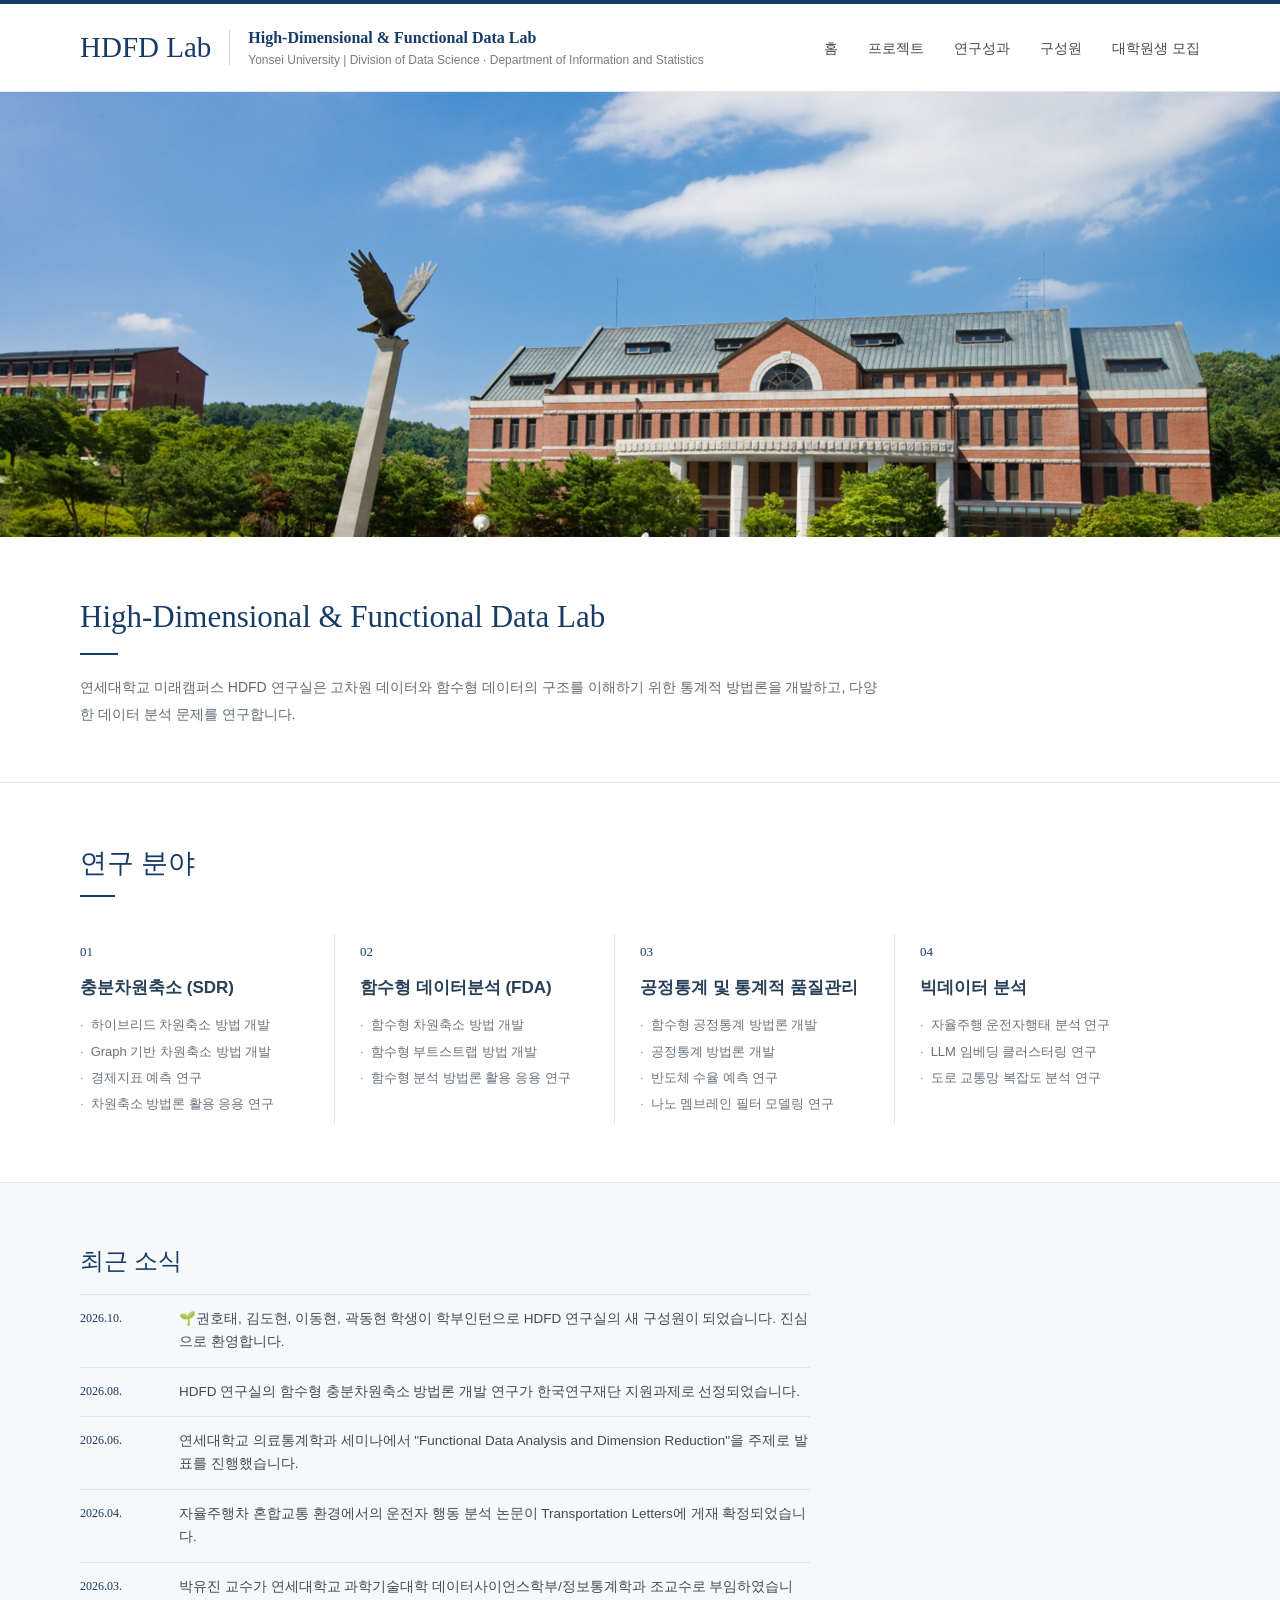
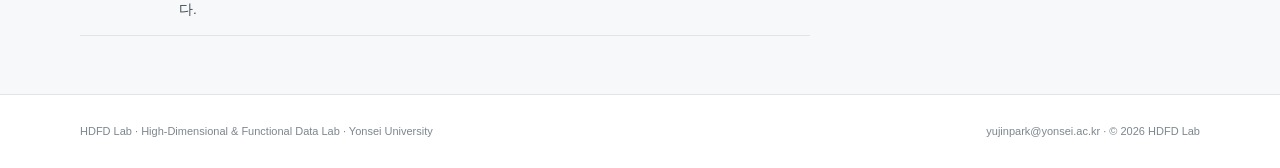
<file: index.html>
<!DOCTYPE html>
<html lang="ko">
<head>
<meta charset="UTF-8">
<meta name="viewport" content="width=device-width, initial-scale=1.0">
<title>HDFD Lab | High-Dimensional & Functional Data Lab</title>
<meta name="description" content="HDFD Lab, Yonsei University Division of Data Science · Department of Information and Statistics">
<link rel="icon" href="data:image/svg+xml,%3Csvg xmlns='http://www.w3.org/2000/svg' viewBox='0 0 64 64'%3E%3Crect width='64' height='64' fill='%23173b67'/%3E%3Ctext x='32' y='41' font-family='Georgia,serif' font-size='24' fill='white' text-anchor='middle'%3EHF%3C/text%3E%3C/svg%3E">
  
<script async src="https://www.googletagmanager.com/gtag/js?id=G-N3XYQPV3VK"></script>
<script>
  window.dataLayer = window.dataLayer || [];
  function gtag(){dataLayer.push(arguments);}
  gtag('js', new Date());
  gtag('config', 'G-N3XYQPV3VK');
</script>
  
<link rel="stylesheet" href="css/style.css">
</head>
<body>
<div class="topline"></div>

<header>
  <div class="container header-inner">
    <a class="brand" href="#home">
      <div class="brand-name">HDFD Lab</div>
      <div class="brand-divider"></div>
      <div class="brand-detail">
        <div class="main">High-Dimensional &amp; Functional Data Lab</div>
        <div class="sub">Yonsei University | Division of Data Science · Department of Information and Statistics</div>
      </div>
    </a>
    <nav id="siteNav">
      <a href="#home">홈</a>
      <a href="projects.html">프로젝트</a>
      <a href="publications.html">연구성과</a>
      <a href="people.html">구성원</a>
      <a href="join.html">대학원생 모집</a>
    </nav>
    <button class="navToggle" id="navToggle" aria-label="메뉴 열기" aria-expanded="false" aria-controls="siteNav">
      <span></span><span></span><span></span>
    </button>
  </div>
</header>

<main id="home">
  <div class="hero-image">
    <img src="campus.png" alt="Yonsei University campus">
  </div>

  <section class="intro">
    <div class="container">
      <h1>High-Dimensional &amp; Functional Data Lab</h1>
      <div class="rule"></div>
      <p>
        연세대학교 미래캠퍼스 HDFD 연구실은 고차원 데이터와 함수형 데이터의 구조를 이해하기 위한 통계적 방법론을 개발하고,
        다양한 데이터 분석 문제를 연구합니다.
      </p>
    </div>
  </section>

  <section id="research">
    <div class="container">
      <div class="section-head">
        <h2>연구 분야</h2>
        <div class="small-rule"></div>
      </div>
      <div class="research-grid">
        <article class="research">
          <div class="num">01</div>
          <h3>충분차원축소 (SDR)</h3>
          <ul>
            <li>하이브리드 차원축소 방법 개발</li>
            <li>Graph 기반 차원축소 방법 개발</li>
            <li>경제지표 예측 연구</li>
            <li>차원축소 방법론 활용 응용 연구</li>
          </ul>
        </article>
        <article class="research">
          <div class="num">02</div>
          <h3>함수형 데이터분석 (FDA)</h3>
          <ul>
            <li>함수형 차원축소 방법 개발</li>
            <li>함수형 부트스트랩 방법 개발</li>
        
            <li>함수형 분석 방법론 활용 응용 연구</li>
          </ul>
        </article>
        <article class="research">
          <div class="num">03</div>
          <h3>공정통계 및 통계적 품질관리</h3>
          <ul>
            <li>함수형 공정통계 방법론 개발</li>
            <li>공정통계 방법론 개발</li>
            <li>반도체 수율 예측 연구</li>
            <li>나노 멤브레인 필터 모델링 연구</li>
          </ul>
        </article>
        <article class="research">
          <div class="num">04</div>
          <h3>빅데이터 분석</h3>
          <ul>
            <li>자율주행 운전자행태 분석 연구</li>
            <li>LLM 임베딩 클러스터링 연구</li>
            <li>도로 교통망 복잡도 분석 연구</li>
          </ul>
        </article>
      </div>
    </div>
  </section>

  <section id="news" class="featured">
    <div class="container">
      <div class="list-head">
        <h2>최근 소식</h2>
      </div>
      <div class="news" style="max-width:730px">
        <div class="news-row"><div class="date">2026.10.</div><div class="text">&#x1F331;권호태, 김도현, 이동현, 곽동현 학생이 학부인턴으로 HDFD 연구실의 새 구성원이 되었습니다. 진심으로 환영합니다.</div></div>
        <div class="news-row"><div class="date">2026.08.</div><div class="text">HDFD 연구실의 함수형 충분차원축소 방법론 개발 연구가 한국연구재단 지원과제로 선정되었습니다.</div></div>
        <div class="news-row"><div class="date">2026.06.</div><div class="text">연세대학교 의료통계학과 세미나에서 "Functional Data Analysis and Dimension Reduction"을 주제로 발표를 진행했습니다.</div></div>
        <div class="news-row"><div class="date">2026.04.</div><div class="text">자율주행차 혼합교통 환경에서의 운전자 행동 분석 논문이 Transportation Letters에 게재 확정되었습니다.</div></div>
        <div class="news-row"><div class="date">2026.03.</div><div class="text">박유진 교수가 연세대학교 과학기술대학 데이터사이언스학부/정보통계학과 조교수로 부임하였습니다.</div></div>

      </div>
    </div>
  </section>
</main>

<footer>
  <div class="container footer">
    <div>HDFD Lab · High-Dimensional &amp; Functional Data Lab · Yonsei University</div>
    <div><a href="mailto:yujinpark@yonsei.ac.kr">yujinpark@yonsei.ac.kr</a> · © 2026 HDFD Lab</div>
  </div>
</footer>

<script>
(function(){
  var toggle = document.getElementById('navToggle');
  var nav = document.getElementById('siteNav');
  toggle.addEventListener('click', function(){
    var open = nav.classList.toggle('open');
    toggle.setAttribute('aria-expanded', open ? 'true' : 'false');
  });
  nav.querySelectorAll('a').forEach(function(a){
    a.addEventListener('click', function(){
      nav.classList.remove('open');
      toggle.setAttribute('aria-expanded','false');
    });
  });

  var sections = Array.from(document.querySelectorAll('main section[id]'));
  var links = Array.from(nav.querySelectorAll('a'));
  var spy = new IntersectionObserver(function(entries){
    entries.forEach(function(e){
      if(e.isIntersecting){
        links.forEach(function(a){
          a.classList.toggle('active', a.getAttribute('href') === '#' + e.target.id);
        });
      }
    });
  }, {rootMargin:'-45% 0px -50% 0px'});
  sections.forEach(function(s){ spy.observe(s); });
})();
</script>
</body>
</html>
</file>
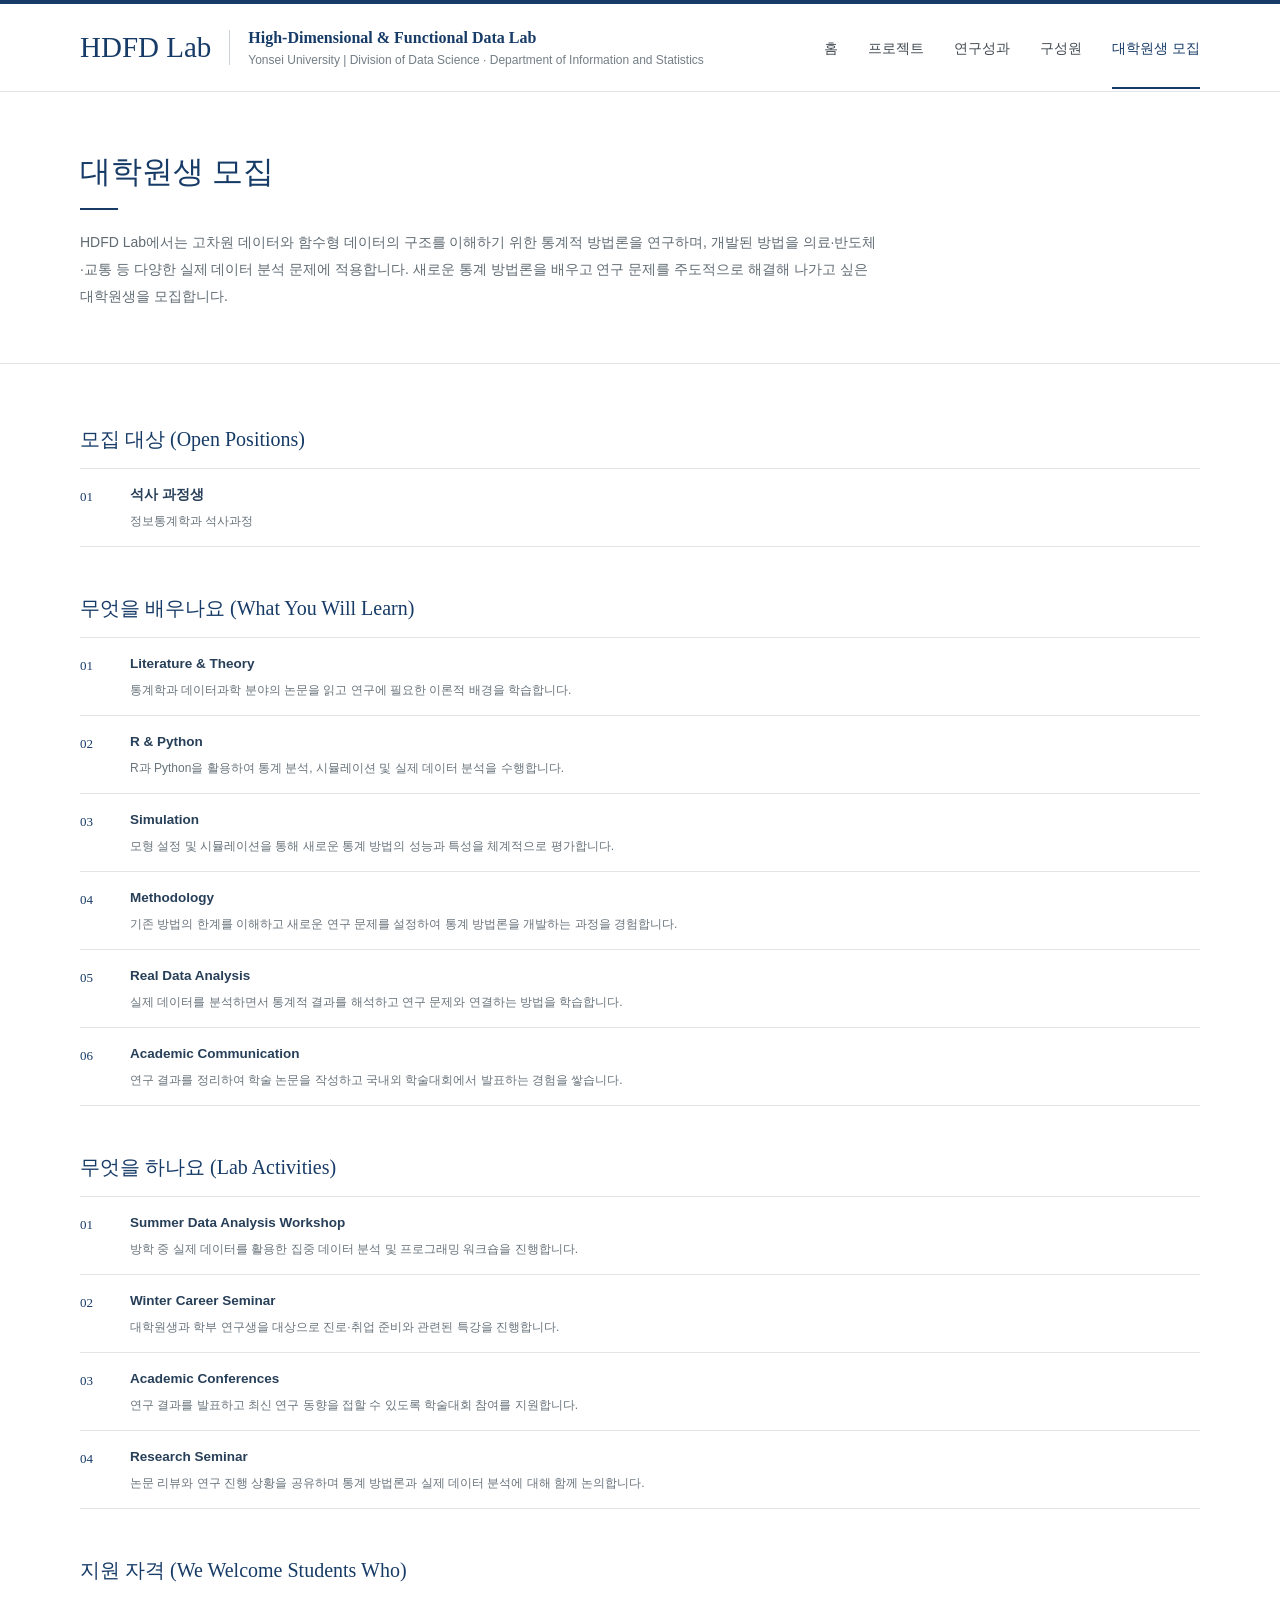
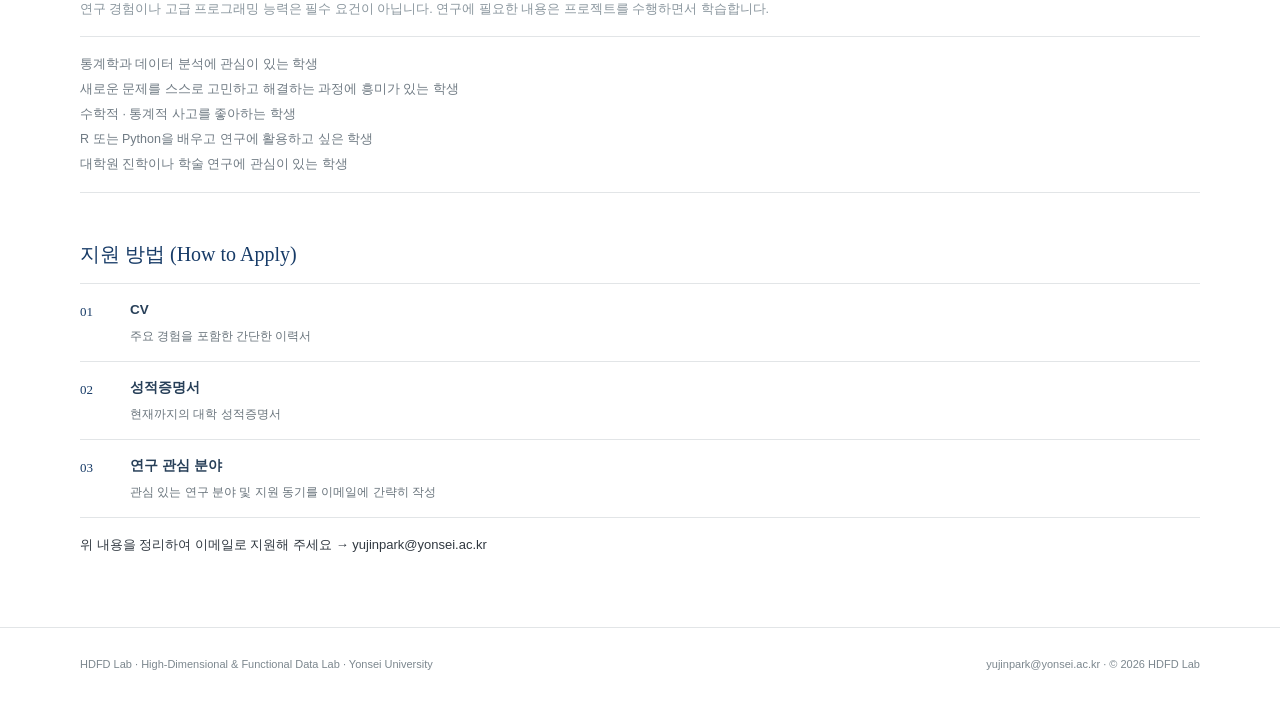
<file: join.html>
<!DOCTYPE html>
<html lang="ko">
<head>
<meta charset="UTF-8">
<meta name="viewport" content="width=device-width, initial-scale=1.0">
<title>대학원생 모집 | HDFD Lab</title>
<meta name="description" content="HDFD Lab 대학원생 및 학부 연구생 모집 안내">
<link rel="icon" href="data:image/svg+xml,%3Csvg xmlns='http://www.w3.org/2000/svg' viewBox='0 0 64 64'%3E%3Crect width='64' height='64' fill='%23173b67'/%3E%3Ctext x='32' y='41' font-family='Georgia,serif' font-size='24' fill='white' text-anchor='middle'%3EHF%3C/text%3E%3C/svg%3E">

<script async src="https://www.googletagmanager.com/gtag/js?id=G-N3XYQPV3VK"></script>
<script>
  window.dataLayer = window.dataLayer || [];
  function gtag(){dataLayer.push(arguments);}
  gtag('js', new Date());
  gtag('config', 'G-N3XYQPV3VK');
</script>
  
<link rel="stylesheet" href="css/style.css">
</head>
<body>
<div class="topline"></div>

<header>
  <div class="container header-inner">
    <a class="brand" href="index.html">
      <div class="brand-name">HDFD Lab</div>
      <div class="brand-divider"></div>
      <div class="brand-detail">
        <div class="main">High-Dimensional &amp; Functional Data Lab</div>
        <div class="sub">Yonsei University | Division of Data Science · Department of Information and Statistics</div>
      </div>
    </a>
    <nav id="siteNav">
      <a href="index.html#home">홈</a>
      <a href="projects.html">프로젝트</a>
      <a href="publications.html">연구성과</a>
      <a href="people.html">구성원</a>
      <a href="join.html" class="active">대학원생 모집</a>
    </nav>
    <button class="navToggle" id="navToggle" aria-label="메뉴 열기" aria-expanded="false" aria-controls="siteNav">
      <span></span><span></span><span></span>
    </button>
  </div>
</header>

<main>

  <section class="intro">
    <div class="container">
      <h1>대학원생 모집</h1>
      <div class="rule"></div>
      <p>
        HDFD Lab에서는 고차원 데이터와 함수형 데이터의 구조를 이해하기 위한 통계적 방법론을 연구하며,
        개발된 방법을 의료·반도체·교통 등 다양한 실제 데이터 분석 문제에 적용합니다.
        새로운 통계 방법론을 배우고 연구 문제를 주도적으로 해결해 나가고 싶은 대학원생을 모집합니다.
      </p>
    </div>
  </section>

  <section>
    <div class="container">

      <div class="list-head">
        <h2 style="font-size:20px">모집 대상 (Open Positions)</h2>
      </div>
      <div class="pub-list">
        <div class="pub-row">
          <div class="num">01</div>
          <div>
            <div class="pub-title">석사 과정생</div>
            <div class="pub-meta">정보통계학과 석사과정</div>
          </div>
        </div>
        <!-- 
        <div class="pub-row">
          <div class="num">02</div>
          <div>
            <div class="pub-title">학부 연구생</div>
            <div class="pub-meta">데이터사이언스학부 3학년 1학기 이상 재학생</div>
          </div>
        </div>
      </div>
        -->

      <div class="list-head" style="margin-top:44px">
        <h2 style="font-size:20px">무엇을 배우나요 (What You Will Learn)</h2>
      </div>
      <div class="pub-list">
        <div class="pub-row">
          <div class="num">01</div>
          <div>
            <div class="pub-title">Literature &amp; Theory</div>
            <div class="pub-meta">통계학과 데이터과학 분야의 논문을 읽고 연구에 필요한 이론적 배경을 학습합니다.</div>
          </div>
        </div>
        <div class="pub-row">
          <div class="num">02</div>
          <div>
            <div class="pub-title">R &amp; Python</div>
            <div class="pub-meta">R과 Python을 활용하여 통계 분석, 시뮬레이션 및 실제 데이터 분석을 수행합니다.</div>
          </div>
        </div>
        <div class="pub-row">
          <div class="num">03</div>
          <div>
            <div class="pub-title">Simulation</div>
            <div class="pub-meta">모형 설정 및 시뮬레이션을 통해 새로운 통계 방법의 성능과 특성을 체계적으로 평가합니다.</div>
          </div>
        </div>
        <div class="pub-row">
          <div class="num">04</div>
          <div>
            <div class="pub-title">Methodology</div>
            <div class="pub-meta">기존 방법의 한계를 이해하고 새로운 연구 문제를 설정하여 통계 방법론을 개발하는 과정을 경험합니다.</div>
          </div>
        </div>
        <div class="pub-row">
          <div class="num">05</div>
          <div>
            <div class="pub-title">Real Data Analysis</div>
            <div class="pub-meta">실제 데이터를 분석하면서 통계적 결과를 해석하고 연구 문제와 연결하는 방법을 학습합니다.</div>
          </div>
        </div>
        <div class="pub-row">
          <div class="num">06</div>
          <div>
            <div class="pub-title">Academic Communication</div>
            <div class="pub-meta">연구 결과를 정리하여 학술 논문을 작성하고 국내외 학술대회에서 발표하는 경험을 쌓습니다.</div>
          </div>
        </div>
      </div>

       <div class="list-head" style="margin-top:44px">
        <h2 style="font-size:20px">무엇을 하나요 (Lab Activities)</h2>
      </div>
      <div class="pub-list">
        <div class="pub-row">
          <div class="num">01</div>
          <div>
            <div class="pub-title">Summer Data Analysis Workshop</div>
            <div class="pub-meta">방학 중 실제 데이터를 활용한 집중 데이터 분석 및 프로그래밍 워크숍을 진행합니다.</div>
          </div>
        </div>
        <div class="pub-row">
          <div class="num">02</div>
          <div>
            <div class="pub-title">Winter Career Seminar</div>
            <div class="pub-meta">대학원생과 학부 연구생을 대상으로 진로·취업 준비와 관련된 특강을 진행합니다.</div>
          </div>
        </div>
        <div class="pub-row">
          <div class="num">03</div>
          <div>
            <div class="pub-title">Academic Conferences</div>
            <div class="pub-meta">연구 결과를 발표하고 최신 연구 동향을 접할 수 있도록 학술대회 참여를 지원합니다.</div>
          </div>
        </div>
        <div class="pub-row">
          <div class="num">04</div>
          <div>
            <div class="pub-title">Research Seminar</div>
            <div class="pub-meta">논문 리뷰와 연구 진행 상황을 공유하며 통계 방법론과 실제 데이터 분석에 대해 함께 논의합니다.</div>
          </div>
        </div>
      </div>

      

      <div class="list-head" style="margin-top:44px">
        <h2 style="font-size:20px">지원 자격 (We Welcome Students Who)</h2>
      </div>
      <div class="pub-note" style="margin-bottom:16px">연구 경험이나 고급 프로그래밍 능력은 필수 요건이 아닙니다. 연구에 필요한 내용은 프로젝트를 수행하면서 학습합니다.</div>
      <p style="font-size:12.5px;color:var(--muted);margin:0;padding:15px 0;border-top:1px solid var(--line);border-bottom:1px solid var(--line);line-height:2">
        통계학과 데이터 분석에 관심이 있는 학생<br>
        새로운 문제를 스스로 고민하고 해결하는 과정에 흥미가 있는 학생<br>
        수학적 · 통계적 사고를 좋아하는 학생<br>
        R 또는 Python을 배우고 연구에 활용하고 싶은 학생<br>
        대학원 진학이나 학술 연구에 관심이 있는 학생
      </p>
      

      <div class="list-head" style="margin-top:44px">
        <h2 style="font-size:20px">지원 방법 (How to Apply)</h2>
      </div>
      <div class="pub-list">
        <div class="pub-row">
          <div class="num">01</div>
          <div>
            <div class="pub-title">CV</div>
            <div class="pub-meta">주요 경험을 포함한 간단한 이력서</div>
          </div>
        </div>
        <div class="pub-row">
          <div class="num">02</div>
          <div>
            <div class="pub-title">성적증명서</div>
            <div class="pub-meta">현재까지의 대학 성적증명서</div>
          </div>
        </div>
        <div class="pub-row">
          <div class="num">03</div>
          <div>
            <div class="pub-title">연구 관심 분야</div>
            <div class="pub-meta">관심 있는 연구 분야 및 지원 동기를 이메일에 간략히 작성</div>
          </div>
        </div>
      </div>
      <p style="margin-top:16px;font-size:13px">
        위 내용을 정리하여 이메일로 지원해 주세요 →
        <a href="mailto:yujinpark@yonsei.ac.kr">yujinpark@yonsei.ac.kr</a>
      </p>

    </div>
  </section>

</main>

<footer>
  <div class="container footer">
    <div>HDFD Lab · High-Dimensional &amp; Functional Data Lab · Yonsei University</div>
    <div><a href="mailto:yujinpark@yonsei.ac.kr">yujinpark@yonsei.ac.kr</a> · © 2026 HDFD Lab</div>
  </div>
</footer>

<script>
(function(){
  var toggle = document.getElementById('navToggle');
  var nav = document.getElementById('siteNav');
  toggle.addEventListener('click', function(){
    var open = nav.classList.toggle('open');
    toggle.setAttribute('aria-expanded', open ? 'true' : 'false');
  });
  nav.querySelectorAll('a').forEach(function(a){
    a.addEventListener('click', function(){
      nav.classList.remove('open');
      toggle.setAttribute('aria-expanded','false');
    });
  });
})();
</script>
</body>
</html>
</file>
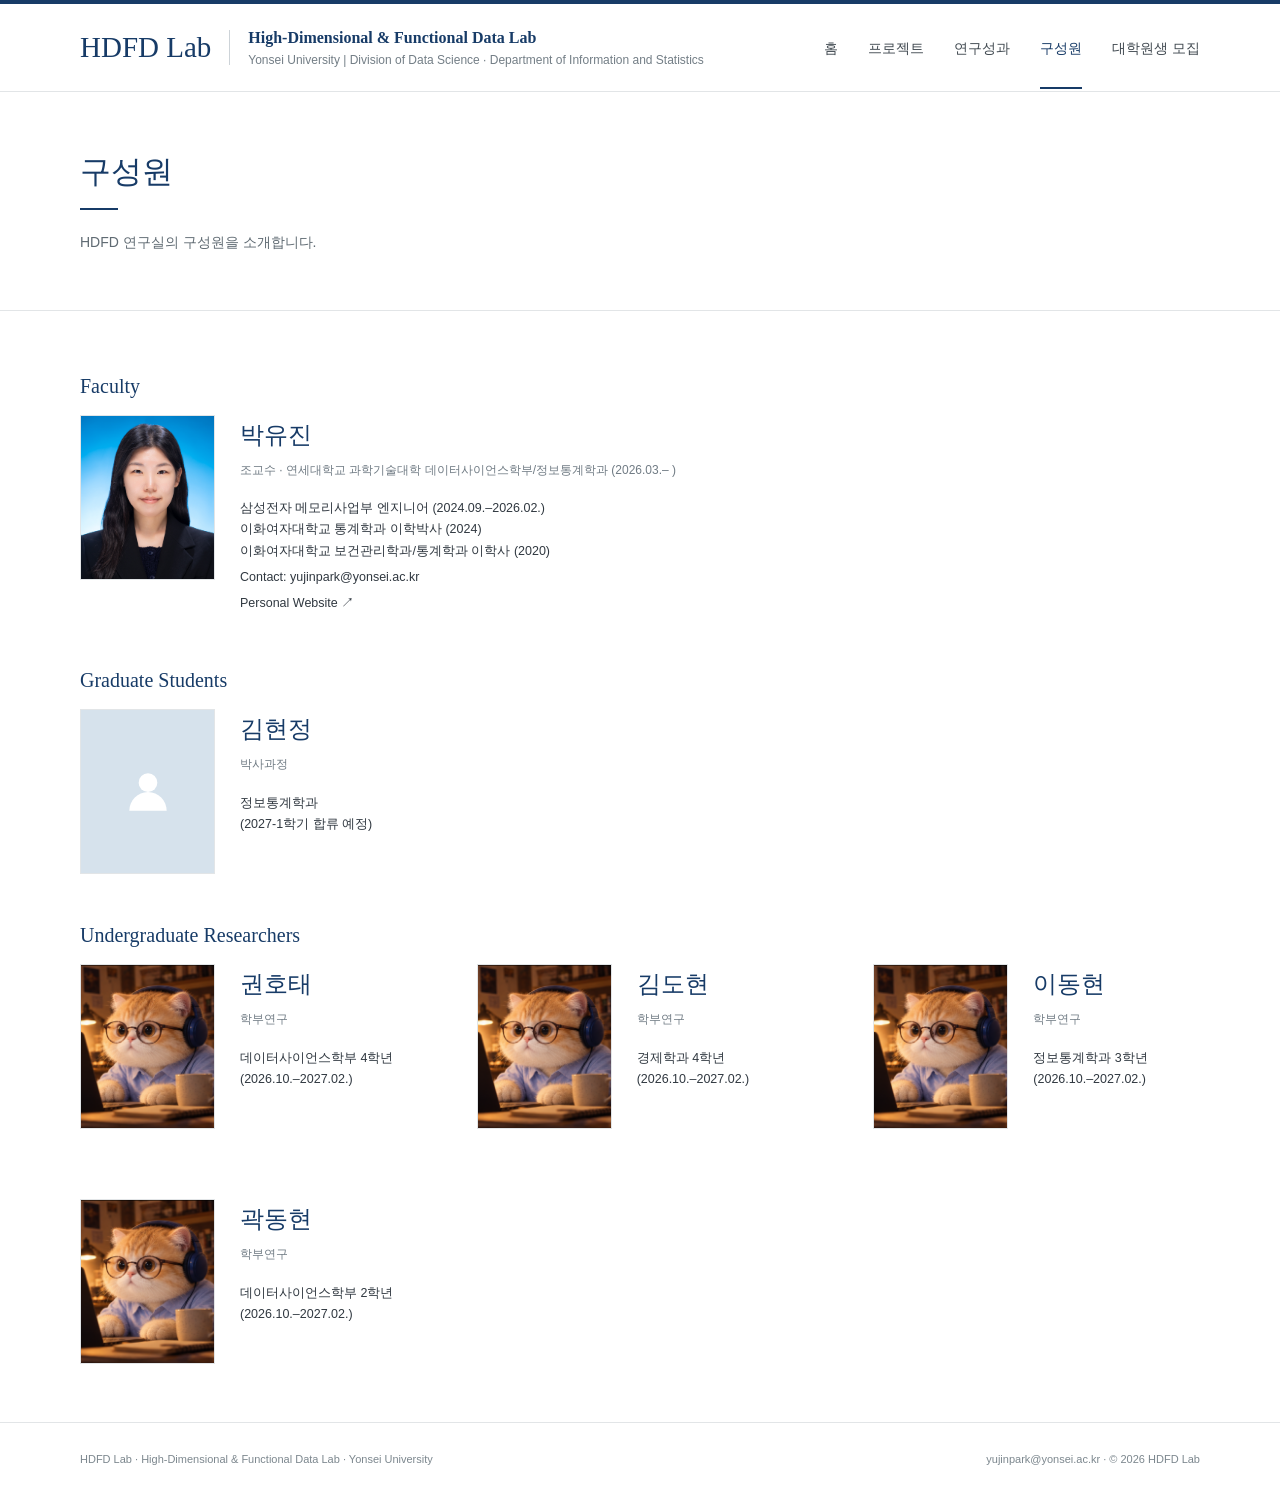
<file: people.html>
<!DOCTYPE html>
<html lang="ko">
<head>
<meta charset="UTF-8">
<meta name="viewport" content="width=device-width, initial-scale=1.0">
<title>구성원 | HDFD Lab</title>
<meta name="description" content="HDFD Lab 구성원 소개">
<link rel="icon" href="data:image/svg+xml,%3Csvg xmlns='http://www.w3.org/2000/svg' viewBox='0 0 64 64'%3E%3Crect width='64' height='64' fill='%23173b67'/%3E%3Ctext x='32' y='41' font-family='Georgia,serif' font-size='24' fill='white' text-anchor='middle'%3EHF%3C/text%3E%3C/svg%3E">

<script async src="https://www.googletagmanager.com/gtag/js?id=G-N3XYQPV3VK"></script>
<script>
  window.dataLayer = window.dataLayer || [];
  function gtag(){dataLayer.push(arguments);}
  gtag('js', new Date());
  gtag('config', 'G-N3XYQPV3VK');
</script>

<link rel="stylesheet" href="css/style.css">
</head>
<body>
<div class="topline"></div>
<header>
  <div class="container header-inner">
    <a class="brand" href="index.html">
      <div class="brand-name">HDFD Lab</div>
      <div class="brand-divider"></div>
      <div class="brand-detail">
        <div class="main">High-Dimensional &amp; Functional Data Lab</div>
        <div class="sub">Yonsei University | Division of Data Science · Department of Information and Statistics</div>
      </div>
    </a>
    <nav id="siteNav">
      <a href="index.html#home">홈</a>
      <a href="projects.html">프로젝트</a>
      <a href="publications.html">연구성과</a>
      <a href="people.html" class="active">구성원</a>
      <a href="join.html">대학원생 모집</a>
    </nav>
    <button class="navToggle" id="navToggle" aria-label="메뉴 열기" aria-expanded="false" aria-controls="siteNav">
      <span></span><span></span><span></span>
    </button>
  </div>
</header>
<main>
  <section class="intro">
    <div class="container">
      <h1>구성원</h1>
      <div class="rule"></div>
      <p>HDFD 연구실의 구성원을 소개합니다.</p>
    </div>
  </section>
  <section>
    <div class="container">
      <div class="list-head">
        <h2 style="font-size:20px">Faculty</h2>
      </div>
      <div class="people" style="grid-template-columns:1fr; max-width:600px">
        <div class="person">
          <div class="person-photo"><img src="profile.jpg" alt="박유진 교수 프로필 사진"></div>
          <div>
            <h3>박유진</h3>
            <div class="position">조교수 · 연세대학교 과학기술대학 데이터사이언스학부/정보통계학과 (2026.03.&ndash; )</div>
            <p>
              삼성전자 메모리사업부 엔지니어 (2024.09.&ndash;2026.02.)<br>
              이화여자대학교 통계학과 이학박사 (2024)<br>
              이화여자대학교 보건관리학과/통계학과 이학사 (2020)
            </p>
            
            <p><a href="mailto:yujinpark@yonsei.ac.kr"> Contact: yujinpark@yonsei.ac.kr</a></p>
            <p><a href="https://yujinp05.github.io/" target="_blank" rel="noopener">Personal Website ↗</a></p>
            
          </div>
        </div>
      </div>

      <div class="list-head" style="margin-top:44px">
        <h2 style="font-size:20px">Graduate Students</h2>
      </div>
      <div class="people" style="grid-template-columns:1fr; max-width:600px">
        <div class="person">
          <div class="person-photo placeholder">
            <svg viewBox="0 0 24 24" xmlns="http://www.w3.org/2000/svg">
              <circle cx="12" cy="8" r="4"/>
              <path d="M4 20c0-4.4 3.6-8 8-8s8 3.6 8 8"/>
            </svg>
          </div>
          <div>
            <h3>김현정</h3>
            <div class="position">박사과정</div>
            <p>
              정보통계학과<br>
              (2027-1학기 합류 예정)
            </p>
          </div>
        </div>
      </div>
      <div class="list-head" style="margin-top:44px">
        <h2 style="font-size:20px">Undergraduate Researchers</h2>
      </div>
      <div class="people" style="grid-template-columns:1fr 1fr 1fr">
        <div class="person">
           <div class="person-photo"><img src="데냥.png" alt="데냥"></div>
          <div>
            <h3>권호태</h3>
            <div class="position">학부연구</div>
            <p>
              데이터사이언스학부 4학년<br>
              (2026.10.&ndash;2027.02.)
            </p>
          </div>
        </div>
        <div class="person">
          <div class="person-photo"><img src="데냥.png" alt="데냥"></div>
          <div>
            <h3>김도현</h3>
            <div class="position">학부연구</div>
            <p>
              경제학과 4학년<br>
              (2026.10.&ndash;2027.02.)
            </p>
          </div>
        </div>
        <div class="person">
          <div class="person-photo"><img src="데냥.png" alt="데냥"></div>
          <div>
            <h3>이동현</h3>
           <div class="position">학부연구</div>
            <p>
              정보통계학과 3학년<br>
              (2026.10.&ndash;2027.02.)
            </p>
          </div>
        </div>
        <div class="person">
          <div class="person-photo"><img src="데냥.png" alt="데냥"></div>
          <div>
            <h3>곽동현</h3>
            <div class="position">학부연구</div>
            <p>
              데이터사이언스학부 2학년<br>
              (2026.10.&ndash;2027.02.)
            </p>
          </div>
        </div>
      </div>
    
      
      </div>
      
    </div>
  </section>
</main>
<footer>
  <div class="container footer">
    <div>HDFD Lab · High-Dimensional &amp; Functional Data Lab · Yonsei University</div>
    <div><a href="mailto:yujinpark@yonsei.ac.kr">yujinpark@yonsei.ac.kr</a> · © 2026 HDFD Lab</div>
  </div>
</footer>
<script>
(function(){
  var toggle = document.getElementById('navToggle');
  var nav = document.getElementById('siteNav');
  toggle.addEventListener('click', function(){
    var open = nav.classList.toggle('open');
    toggle.setAttribute('aria-expanded', open ? 'true' : 'false');
  });
  nav.querySelectorAll('a').forEach(function(a){
    a.addEventListener('click', function(){
      nav.classList.remove('open');
      toggle.setAttribute('aria-expanded','false');
    });
  });
})();
</script>
</body>
</html>
</file>
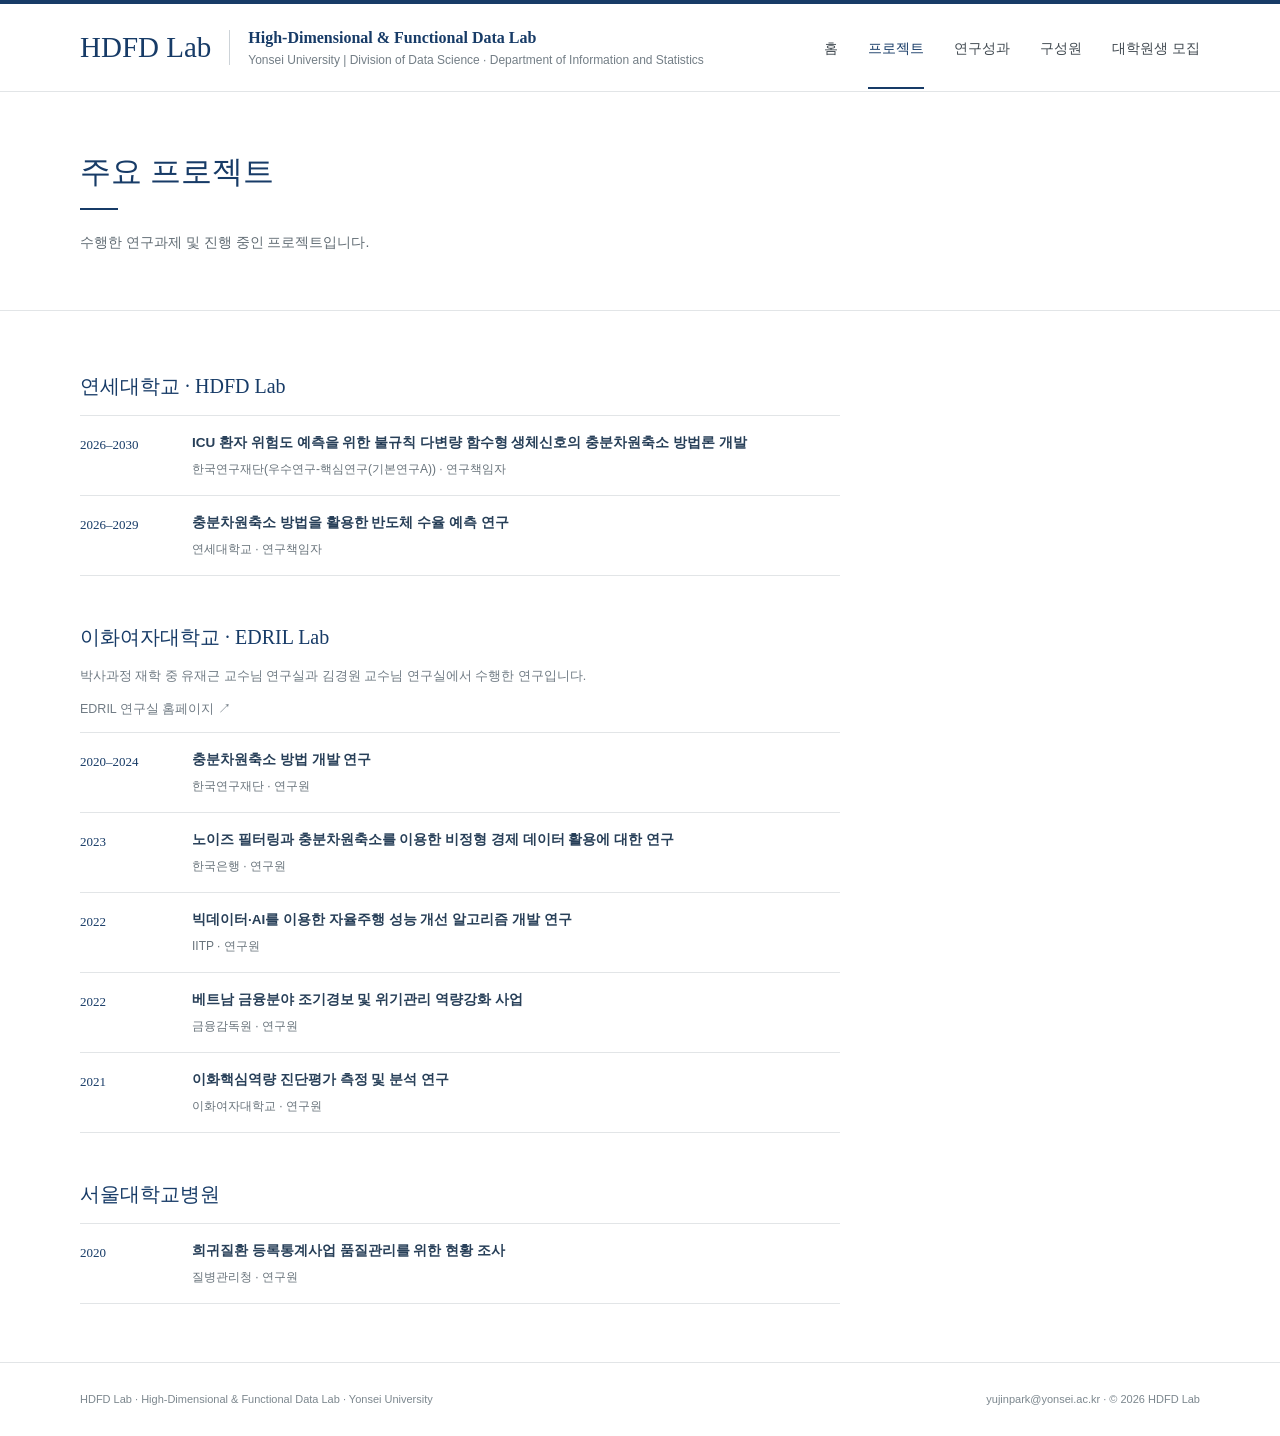
<file: projects.html>
<!DOCTYPE html>
<html lang="ko">
<head>
<meta charset="UTF-8">
<meta name="viewport" content="width=device-width, initial-scale=1.0">
<title>주요 프로젝트 | HDFD Lab</title>
<meta name="description" content="HDFD Lab 주요 프로젝트 — 수행 연구과제 목록">
<link rel="icon" href="data:image/svg+xml,%3Csvg xmlns='http://www.w3.org/2000/svg' viewBox='0 0 64 64'%3E%3Crect width='64' height='64' fill='%23173b67'/%3E%3Ctext x='32' y='41' font-family='Georgia,serif' font-size='24' fill='white' text-anchor='middle'%3EHF%3C/text%3E%3C/svg%3E">

<script async src="https://www.googletagmanager.com/gtag/js?id=G-N3XYQPV3VK"></script>
<script>
  window.dataLayer = window.dataLayer || [];
  function gtag(){dataLayer.push(arguments);}
  gtag('js', new Date());
  gtag('config', 'G-N3XYQPV3VK');
</script>  
  
<link rel="stylesheet" href="css/style.css">
</head>
<body>
<div class="topline"></div>

<header>
  <div class="container header-inner">
    <a class="brand" href="index.html">
      <div class="brand-name">HDFD Lab</div>
      <div class="brand-divider"></div>
      <div class="brand-detail">
        <div class="main">High-Dimensional &amp; Functional Data Lab</div>
        <div class="sub">Yonsei University | Division of Data Science · Department of Information and Statistics</div>
      </div>
    </a>
    <nav id="siteNav">
      <a href="index.html#home">홈</a>
      <a href="projects.html" class="active">프로젝트</a>
      <a href="publications.html">연구성과</a>
      <a href="people.html">구성원</a>
      <a href="join.html">대학원생 모집</a>
    </nav>
    <button class="navToggle" id="navToggle" aria-label="메뉴 열기" aria-expanded="false" aria-controls="siteNav">
      <span></span><span></span><span></span>
    </button>
  </div>
</header>

<main>
  <section class="intro">
    <div class="container">
      <h1>주요 프로젝트</h1>
      <div class="rule"></div>
      <p>수행한 연구과제 및 진행 중인 프로젝트입니다.</p>
    </div>
  </section>

  <section>
    <div class="container">

      <div class="list-head">
        <h2 style="font-size:20px">연세대학교 · HDFD Lab</h2>
      </div>
      <div class="proj-list">
        <div class="proj-row">
          <div class="yr">2026&ndash;2030</div>
          <div>
            <div class="proj-title">ICU 환자 위험도 예측을 위한 불규칙 다변량 함수형 생체신호의 충분차원축소 방법론 개발</div>
            <div class="proj-meta">한국연구재단(우수연구-핵심연구(기본연구A)) · 연구책임자</div>
          </div>
        </div>
        <div class="proj-row">
          <div class="yr">2026&ndash;2029</div>
          <div>
            <div class="proj-title">충분차원축소 방법을 활용한 반도체 수율 예측 연구</div>
            <div class="proj-meta">연세대학교 · 연구책임자</div>
          </div>
        </div>
      </div>

      <div class="list-head" style="margin-top:44px">
        <h2 style="font-size:20px">이화여자대학교 · EDRIL Lab</h2>
        
      </div>
      <p style="font-size:12.5px;color:var(--muted);margin:0 0 12px">박사과정 재학 중 유재근 교수님 연구실과 김경원 교수님 연구실에서 수행한 연구입니다.</p>
      <p style="font-size:12.5px;color:var(--muted);margin:0 0 12px"><a href="https://sites.google.com/site/yjkstat" target="_blank" rel="noopener"> EDRIL 연구실 홈페이지 ↗</a></p>
      <div class="proj-list">
        <div class="proj-row">
          <div class="yr">2020&ndash;2024</div>
          <div>
            <div class="proj-title">충분차원축소 방법 개발 연구</div>
            <div class="proj-meta">한국연구재단 · 연구원</div>
          </div>
        </div>
        <div class="proj-row">
          <div class="yr">2023</div>
          <div>
            <div class="proj-title">노이즈 필터링과 충분차원축소를 이용한 비정형 경제 데이터 활용에 대한 연구</div>
            <div class="proj-meta">한국은행 · 연구원</div>
          </div>
        </div>
        <div class="proj-row">
          <div class="yr">2022</div>
          <div>
            <div class="proj-title">빅데이터·AI를 이용한 자율주행 성능 개선 알고리즘 개발 연구</div>
            <div class="proj-meta">IITP · 연구원</div>
          </div>
        </div>
        <div class="proj-row">
          <div class="yr">2022</div>
          <div>
            <div class="proj-title">베트남 금융분야 조기경보 및 위기관리 역량강화 사업</div>
            <div class="proj-meta">금융감독원 · 연구원</div>
          </div>
        </div>
        <div class="proj-row">
          <div class="yr">2021</div>
          <div>
            <div class="proj-title">이화핵심역량 진단평가 측정 및 분석 연구</div>
            <div class="proj-meta">이화여자대학교 · 연구원</div>
          </div>
        </div>
      </div>

      <div class="list-head" style="margin-top:44px">
        <h2 style="font-size:20px">서울대학교병원</h2>
      </div>
      <div class="proj-list">
        <div class="proj-row">
          <div class="yr">2020</div>
          <div>
            <div class="proj-title">희귀질환 등록통계사업 품질관리를 위한 현황 조사</div>
            <div class="proj-meta">질병관리청 · 연구원</div>
          </div>
        </div>
      </div>
    

    </div>    
  </section>
</main>

<footer>
  <div class="container footer">
    <div>HDFD Lab · High-Dimensional &amp; Functional Data Lab · Yonsei University</div>
    <div><a href="mailto:yujinpark@yonsei.ac.kr">yujinpark@yonsei.ac.kr</a> · © 2026 HDFD Lab</div>
  </div>
</footer>

<script>
(function(){
  var toggle = document.getElementById('navToggle');
  var nav = document.getElementById('siteNav');
  toggle.addEventListener('click', function(){
    var open = nav.classList.toggle('open');
    toggle.setAttribute('aria-expanded', open ? 'true' : 'false');
  });
  nav.querySelectorAll('a').forEach(function(a){
    a.addEventListener('click', function(){
      nav.classList.remove('open');
      toggle.setAttribute('aria-expanded','false');
    });
  });
})();
</script>
</body>
</html>
</file>
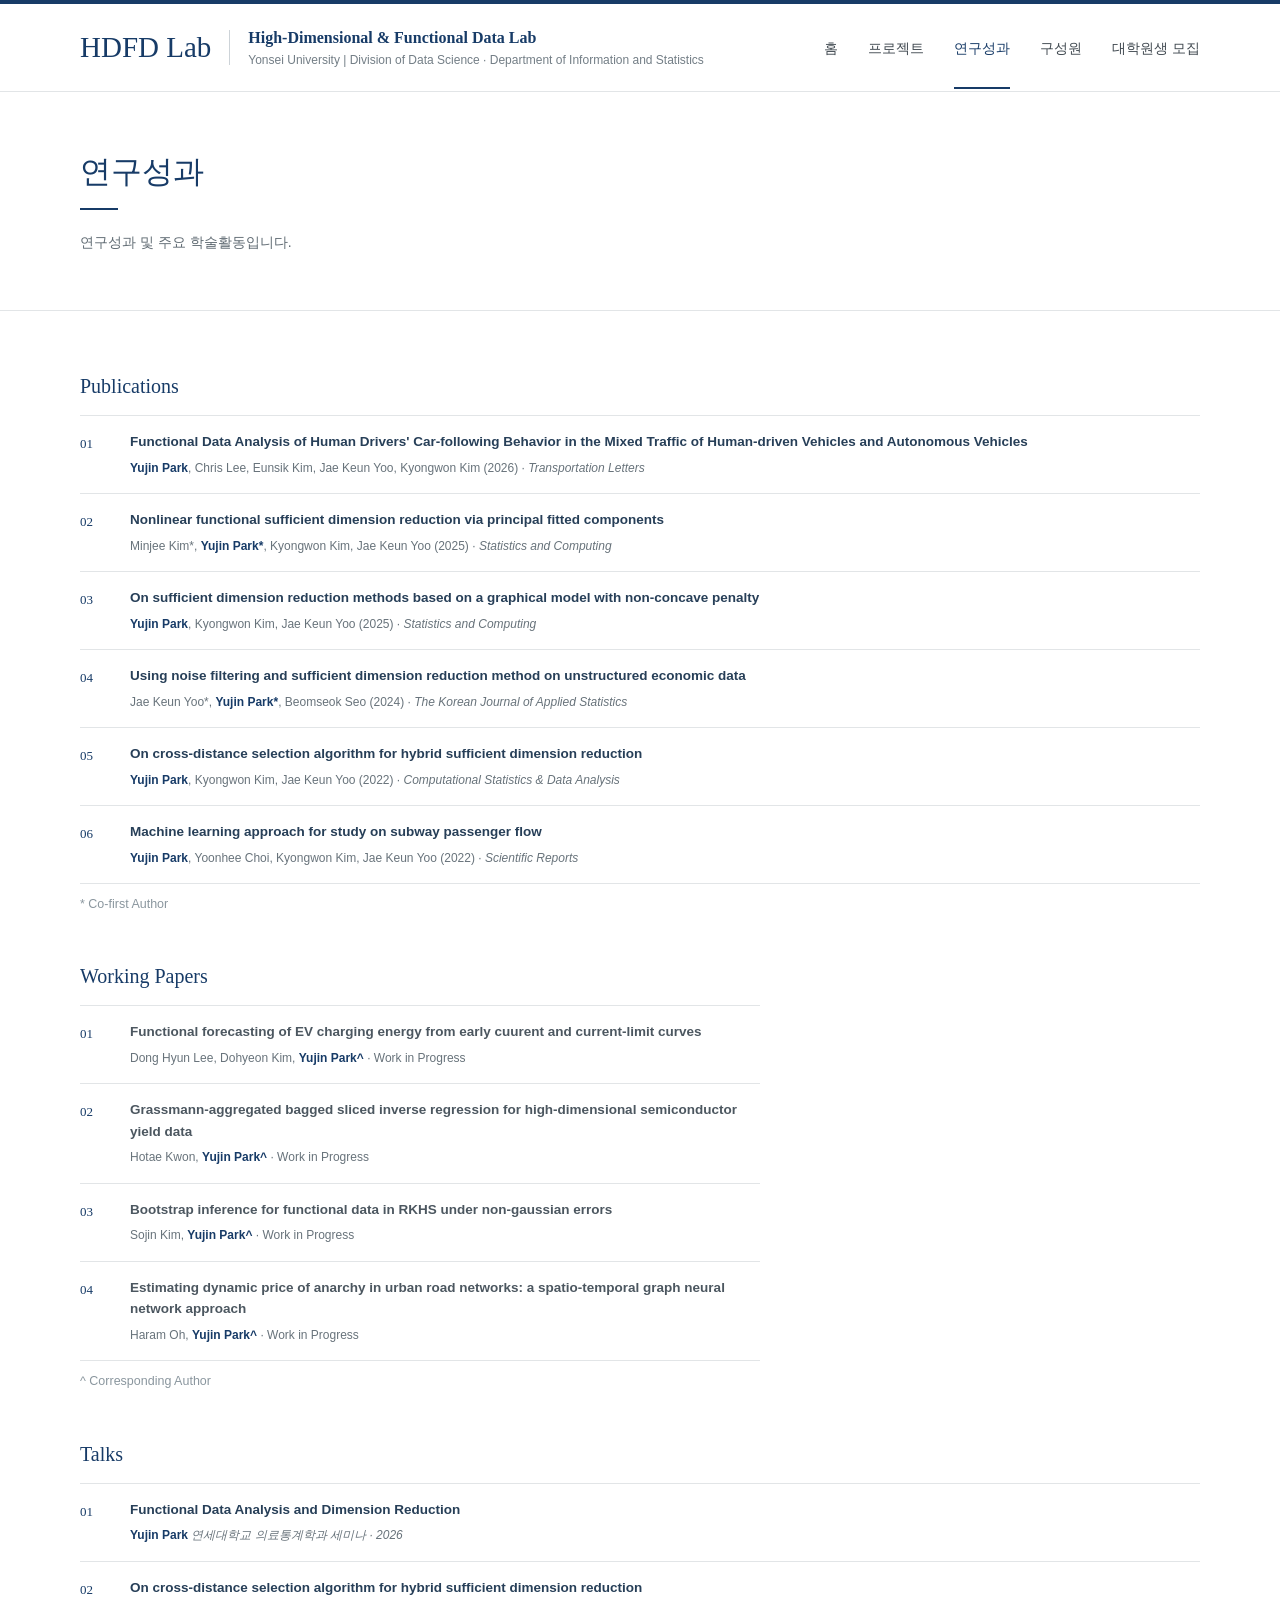
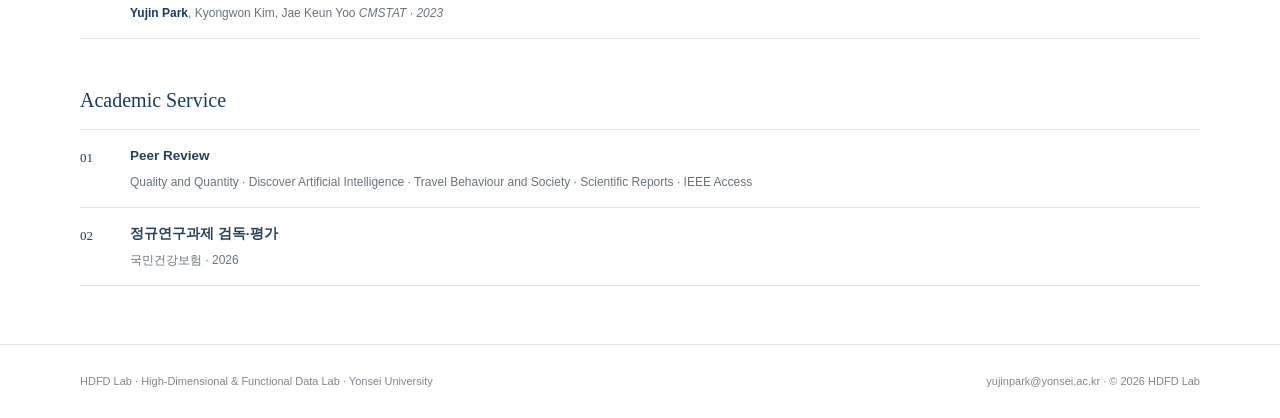
<file: publications.html>
<!DOCTYPE html>
<html lang="ko">
<head>
<meta charset="UTF-8">
<meta name="viewport" content="width=device-width, initial-scale=1.0">
<title>연구성과 | HDFD Lab</title>
<meta name="description" content="HDFD Lab 연구성과 — 발표 논문 및 진행 중인 연구">
<link rel="icon" href="data:image/svg+xml,%3Csvg xmlns='http://www.w3.org/2000/svg' viewBox='0 0 64 64'%3E%3Crect width='64' height='64' fill='%23173b67'/%3E%3Ctext x='32' y='41' font-family='Georgia,serif' font-size='24' fill='white' text-anchor='middle'%3EHF%3C/text%3E%3C/svg%3E">

<script async src="https://www.googletagmanager.com/gtag/js?id=G-N3XYQPV3VK"></script>
<script>
  window.dataLayer = window.dataLayer || [];
  function gtag(){dataLayer.push(arguments);}
  gtag('js', new Date());
  gtag('config', 'G-N3XYQPV3VK');
</script>  
  
<link rel="stylesheet" href="css/style.css">
</head>
<body>
<div class="topline"></div>

<header>
  <div class="container header-inner">
    <a class="brand" href="index.html">
      <div class="brand-name">HDFD Lab</div>
      <div class="brand-divider"></div>
      <div class="brand-detail">
        <div class="main">High-Dimensional &amp; Functional Data Lab</div>
        <div class="sub">Yonsei University | Division of Data Science · Department of Information and Statistics</div>
      </div>
    </a>
    <nav id="siteNav">
      <a href="index.html#home">홈</a>
      <a href="projects.html">프로젝트</a>
      <a href="publications.html" class="active">연구성과</a>
      <a href="people.html">구성원</a>
      <a href="join.html">대학원생 모집</a>
    </nav>
    <button class="navToggle" id="navToggle" aria-label="메뉴 열기" aria-expanded="false" aria-controls="siteNav">
      <span></span><span></span><span></span>
    </button>
  </div>
</header>

<main>
  <section class="intro">
    <div class="container">
      <h1>연구성과</h1>
      <div class="rule"></div>
      <p>연구성과 및 주요 학술활동입니다.</p>
    </div>
  </section>

  <section>
    <div class="container">
      <div class="list-head">
        <h2 style="font-size:20px">Publications</h2>
      </div>
      <div class="pub-list">
        <div class="pub-row">
          <div class="num">01</div>
          <div>
            <div class="pub-title">Functional Data Analysis of Human Drivers' Car-following Behavior in the Mixed Traffic of Human-driven Vehicles and Autonomous Vehicles</div>
            <div class="pub-meta"><strong>Yujin Park</strong>, Chris Lee, Eunsik Kim, Jae Keun Yoo, Kyongwon Kim (2026) · <em>Transportation Letters</em></div>
          </div>
        </div>
        <div class="pub-row">
          <div class="num">02</div>
          <div>
            <div class="pub-title">Nonlinear functional sufficient dimension reduction via principal fitted components</div>
            <div class="pub-meta">Minjee Kim*, <strong>Yujin Park*</strong>, Kyongwon Kim, Jae Keun Yoo (2025) · <em>Statistics and Computing</em></div>
          </div>
        </div>
        <div class="pub-row">
          <div class="num">03</div>
          <div>
            <div class="pub-title">On sufficient dimension reduction methods based on a graphical model with non-concave penalty</div>
            <div class="pub-meta"><strong>Yujin Park</strong>, Kyongwon Kim, Jae Keun Yoo (2025) · <em>Statistics and Computing</em></div>
          </div>
        </div>
        <div class="pub-row">
          <div class="num">04</div>
          <div>
            <div class="pub-title">Using noise filtering and sufficient dimension reduction method on unstructured economic data</div>
            <div class="pub-meta">Jae Keun Yoo*, <strong>Yujin Park*</strong>, Beomseok Seo (2024) · <em>The Korean Journal of Applied Statistics</em></div>
          </div>
        </div>
        <div class="pub-row">
          <div class="num">05</div>
          <div>
            <div class="pub-title">On cross-distance selection algorithm for hybrid sufficient dimension reduction</div>
            <div class="pub-meta"><strong>Yujin Park</strong>, Kyongwon Kim, Jae Keun Yoo (2022) · <em>Computational Statistics &amp; Data Analysis</em></div>
          </div>
        </div>
        <div class="pub-row">
          <div class="num">06</div>
          <div>
            <div class="pub-title">Machine learning approach for study on subway passenger flow</div>
            <div class="pub-meta"><strong>Yujin Park</strong>, Yoonhee Choi, Kyongwon Kim, Jae Keun Yoo (2022) · <em>Scientific Reports</em></div>
          </div>
        </div>
      </div>
      <div class="pub-note">* Co-first Author</div>

      <div style="margin-top:44px; max-width:680px;">
        <div class="list-head"><h2 style="font-size:20px">Working Papers</h2></div>
        <div class="pub-list muted">
          <div class="pub-row">
            <div class="num">01</div>
            <div>
              <div class="pub-title">Functional forecasting of EV charging energy from early cuurent and current-limit curves</div>
              <div class="pub-meta">Dong Hyun Lee, Dohyeon Kim, <strong>Yujin Park^</strong> · Work in Progress</div>
            </div>
          </div>
          <div class="pub-row">
            <div class="num">02</div>
            <div>
              <div class="pub-title">Grassmann-aggregated bagged sliced inverse regression for high-dimensional semiconductor yield data</div>
              <div class="pub-meta">Hotae Kwon, <strong>Yujin Park^</strong> · Work in Progress</div>
            </div>
          </div>
          <div class="pub-row">
            <div class="num">03</div>
            <div>
              <div class="pub-title">Bootstrap inference for functional data in RKHS under non-gaussian errors</div>
              <div class="pub-meta">Sojin Kim, <strong>Yujin Park^</strong> · Work in Progress</div>
            </div>
          </div>
          <div class="pub-row">
            <div class="num">04</div>
            <div>
              <div class="pub-title">Estimating dynamic price of anarchy in urban road networks: a spatio-temporal graph neural network approach</div>
              <div class="pub-meta">Haram Oh, <strong>Yujin Park^</strong> · Work in Progress</div>
            </div>
          </div>
        </div>
        <div class="pub-note">^ Corresponding Author</div>
      </div>
      <div class="list-head" style="margin-top:44px">
        <h2 style="font-size:20px">Talks</h2>
      </div>
      <div class="pub-list">
        <div class="pub-row">
          <div class="num">01</div>
          <div>
            <div class="pub-title">Functional Data Analysis and Dimension Reduction</div>
            <div class="pub-meta"><strong>Yujin Park</strong> <em>연세대학교 의료통계학과 세미나 · 2026</em></div>
          </div>
         </div> 
          <div class="pub-row">
          <div class="num">02</div>
          <div>
            <div class="pub-title">On cross-distance selection algorithm for hybrid sufficient dimension reduction</div>
            <div class="pub-meta"><strong>Yujin Park</strong>, Kyongwon Kim, Jae Keun Yoo <em>CMSTAT · 2023</em></div>
          </div>
          </div>
      </div>
    <div class="list-head" style="margin-top:44px">
      <h2 style="font-size:20px">Academic Service</h2>
    </div>
      <div class="pub-list">
        <div class="pub-row">
          <div class="num">01</div>
          <div>
            <div class="pub-title">Peer Review</div>
            <div class="pub-meta">Quality and Quantity · Discover Artificial Intelligence · Travel Behaviour and Society · Scientific Reports · IEEE Access</div>
          </div>
        </div>
        <div class="pub-row">
          <div class="num">02</div>
          <div>
            <div class="pub-title">정규연구과제 검독·평가</div>
            <div class="pub-meta">국민건강보험 · 2026</div>
          </div>
        </div>
      </div>
    </div>
  </section>
</main>

<footer>
  <div class="container footer">
    <div>HDFD Lab · High-Dimensional &amp; Functional Data Lab · Yonsei University</div>
    <div><a href="mailto:yujinpark@yonsei.ac.kr">yujinpark@yonsei.ac.kr</a> · © 2026 HDFD Lab</div>
  </div>
</footer>

<script>
(function(){
  var toggle = document.getElementById('navToggle');
  var nav = document.getElementById('siteNav');
  toggle.addEventListener('click', function(){
    var open = nav.classList.toggle('open');
    toggle.setAttribute('aria-expanded', open ? 'true' : 'false');
  });
  nav.querySelectorAll('a').forEach(function(a){
    a.addEventListener('click', function(){
      nav.classList.remove('open');
      toggle.setAttribute('aria-expanded','false');
    });
  });
})();
</script>
</body>
</html>
</file>
<file: css/style.css>
:root{
  --navy:#173b67;
  --ink:#303840;
  --muted:#707b84;
  --line:#e2e5e7;
  --soft:#f7f8f9;
  --serif: Georgia, "Noto Serif KR", "Times New Roman", serif;
  --sans:-apple-system,BlinkMacSystemFont,"Apple SD Gothic Neo","Noto Sans KR",
          "Malgun Gothic",Arial,sans-serif;
}
*{box-sizing:border-box}
html{scroll-behavior:smooth}
body{margin:0;color:var(--ink);background:#fff;font-family:var(--sans);font-size:15px;line-height:1.7}
a{text-decoration:none;color:inherit}
.container{width:min(1120px,calc(100% - 64px));margin:0 auto}
.topline{height:4px;background:var(--navy)}

header{
  height:88px;background:#fff;border-bottom:1px solid var(--line);
  position:sticky;top:0;z-index:100
}
.header-inner{height:100%;display:flex;align-items:center;justify-content:space-between}
.brand{display:flex;align-items:center;color:var(--navy)}
.brand-name{font-family:var(--serif);font-size:29px;line-height:1;white-space:nowrap}
.brand-divider{height:35px;width:1px;background:#cdd3d8;margin:0 18px}
.brand-detail{line-height:1.35}
.brand-detail .main{font-family:var(--serif);font-size:16px;font-weight:600}
.brand-detail .sub{font-size:12px;color:#737e86;margin-top:3px}

nav{display:flex;align-items:center;gap:30px}
nav a{font-size:14px;color:#404950;padding:31px 0 27px;border-bottom:2px solid transparent;white-space:nowrap}
nav a:hover,nav a.active{color:var(--navy);border-color:var(--navy)}

.navToggle{display:none;background:none;border:0;cursor:pointer;padding:8px;margin-left:12px}
.navToggle span{display:block;width:22px;height:2px;background:var(--navy);margin:5px 0;transition:transform .2s,opacity .2s}
.navToggle[aria-expanded="true"] span:nth-child(1){transform:translateY(7px) rotate(45deg)}
.navToggle[aria-expanded="true"] span:nth-child(2){opacity:0}
.navToggle[aria-expanded="true"] span:nth-child(3){transform:translateY(-7px) rotate(-45deg)}

.hero-image{width:100%;height:445px;overflow:hidden;background:#e9eef2}
.hero-image img{width:100%;height:100%;object-fit:cover;object-position:center 52%;display:block}

.intro{padding:58px 0 54px;border-bottom:1px solid var(--line)}
.intro h1{
  font-family:var(--serif);font-size:31px;line-height:1.4;font-weight:400;
  color:var(--navy);margin:0 0 15px
}
.rule{width:38px;height:2px;background:var(--navy);margin:0 0 19px}
.intro p{max-width:800px;font-size:14px;color:#606b73;margin:0;line-height:1.9}

section{padding:58px 0;border-bottom:1px solid var(--line)}
.section-head{text-align:left;margin-bottom:37px}
.section-head h2{font-family:var(--serif);font-size:27px;font-weight:400;color:var(--navy);margin:0 0 9px}
.section-head .small-rule{width:35px;height:2px;background:var(--navy);margin:0 0 13px}
.section-head p{font-size:13px;color:var(--muted);margin:0}

.research-grid{display:grid;grid-template-columns:repeat(4,1fr)}
.research{
  padding:7px 27px 5px 0;margin-right:25px;border-right:1px solid var(--line);
}
.research:last-child{border-right:0;margin-right:0}
.research .num{font-family:Georgia,serif;color:var(--navy);font-size:13px}
.research h3{font-size:17px;font-weight:600;color:#273f58;margin:10px 0 12px}
.research ul{list-style:none;padding:0;margin:0}
.research li{font-size:13px;color:#68737b;margin:4px 0}
.research li:before{content:"·";color:#8a969e;margin-right:7px}

.featured{background:var(--soft)}
.featured-grid{display:grid;grid-template-columns:1fr 1fr;gap:65px}
.list-head{display:flex;justify-content:space-between;align-items:end;margin-bottom:12px}
.list-head h2{font-family:var(--serif);font-weight:400;font-size:24px;color:var(--navy);margin:0}
.more{font-size:12px;color:#68737b}
.news,.projects{border-top:1px solid var(--line)}
.news-row{
  display:grid;grid-template-columns:82px 1fr;gap:17px;padding:13px 0;border-bottom:1px solid var(--line)
}
.news-row .date{font-family:Georgia,serif;color:var(--navy);font-size:12px}
.news-row .text{font-size:13.5px;color:#414a51}
.project-row{
  display:grid;grid-template-columns:60px 1fr;gap:14px;padding:12px 0;border-bottom:1px solid var(--line);align-items:center
}
.project-thumb{width:60px;height:43px;background:#e8ecef;overflow:hidden}
.project-thumb span{display:block;width:100%;height:100%;background:linear-gradient(135deg,#d7dee3,#f1f3f4)}
.project-title{font-size:12.5px;color:#414a51}
.project-year{font-size:11px;color:#7b858c;margin-top:2px}

.pub-list{border-top:1px solid var(--line)}
.pub-row{display:grid;grid-template-columns:34px 1fr;gap:16px;padding:15px 0;border-bottom:1px solid var(--line)}
.pub-row .num{font-family:Georgia,serif;color:var(--navy);font-size:13px;padding-top:2px}
.pub-row .pub-title{font-size:13.5px;color:#273f58;font-weight:600;line-height:1.6}
.pub-row .pub-meta{font-size:12px;color:#68737b;margin-top:5px}
.pub-row .pub-meta strong{color:var(--navy);font-weight:600}
.pub-list.muted .pub-title{color:#4c5760}
.pub-note{font-size:12.5px;color:#8a969e;margin-top:10px}

.proj-list{border-top:1px solid var(--line);max-width:760px}
.proj-row{display:grid;grid-template-columns:96px 1fr;gap:16px;padding:16px 0;border-bottom:1px solid var(--line)}
.proj-row .yr{font-family:Georgia,serif;color:var(--navy);font-size:13px;padding-top:2px;white-space:nowrap}
.proj-row .proj-title{font-size:13.5px;color:#273f58;font-weight:600;line-height:1.6}
.proj-row .proj-meta{font-size:12px;color:#68737b;margin-top:5px}

.people{display:grid;grid-template-columns:1fr 1fr;gap:70px;align-items:start}
.person{display:grid;grid-template-columns:135px 1fr;gap:25px}
.person-photo{width:135px;height:165px;background:#eef1f3;border:1px solid var(--line);display:flex;align-items:center;justify-content:center;color:#879198;font-size:11px;text-align:center;overflow:hidden}
.person-photo img{width:100%;height:100%;object-fit:cover;display:block}
.person h3{font-family:var(--serif);font-size:24px;font-weight:400;color:var(--navy);margin:0 0 4px}
.person .position{font-size:12px;color:var(--muted);margin-bottom:18px;word-break:keep-all}
.person p{font-size:12.5px;margin:5px 0}
.person-photo.placeholder{background:#d6e2ec}
.person-photo.placeholder svg{width:56px;height:56px;fill:#ffffff}
.member-list{border-top:1px solid var(--line)}
.member{display:flex;justify-content:space-between;padding:12px 0;border-bottom:1px solid var(--line);font-size:12.5px}
.member span{color:var(--muted)}

.life{background:#fafafa}
.life-grid{display:grid;grid-template-columns:repeat(4,1fr)}
.life-item{padding:5px 24px 5px 0;margin-right:24px;border-right:1px solid var(--line)}
.life-item:last-child{border:0;margin-right:0}
.life-item h3{font-family:var(--serif);font-weight:400;font-size:18px;color:var(--navy);margin:0 0 6px}
.life-item p{font-size:12px;color:var(--muted);margin:0}

.join{background:var(--navy);color:white;border-bottom:0}
.join-grid{display:grid;grid-template-columns:1.1fr .9fr;gap:80px}
.join .eyebrow{font-size:11px;letter-spacing:.12em;text-transform:uppercase;color:#b9c7d3}
.join h2{font-family:var(--serif);font-size:22px;line-height:1.4;font-weight:400;margin:8px 0 13px}
.join p{font-size:13px;color:#c7d0d8;margin:0;max-width:520px}
.join-info{border-left:1px solid rgba(255,255,255,.35);padding-left:28px}
.join-info div{font-size:12.5px;padding:8px 0;border-bottom:1px solid rgba(255,255,255,.12)}
.join-info .email{margin-top:12px;color:#fff}
.join-info a{color:#fff}

footer{padding:27px 0;color:#7c878e;font-size:11px}
.footer{display:flex;justify-content:space-between;gap:25px}

@media(max-width:900px){
  .container{width:min(100% - 42px,1120px)}
  nav{gap:15px}
  .research-grid{grid-template-columns:1fr 1fr}
  .research:nth-child(2){border-right:0;margin-right:0}
  .research:nth-child(n+3){border-top:1px solid var(--line);padding-top:23px;margin-top:20px}
  .featured-grid,.people,.join-grid{grid-template-columns:1fr;gap:45px}
  .life-grid{grid-template-columns:1fr 1fr}
  .life-item:nth-child(2){border-right:0;margin-right:0}
}
@media(max-width:680px){
  header{height:auto}
  .header-inner{padding:16px 0;align-items:flex-start}
  .brand-divider,.brand-detail{display:none}
  .brand-name{font-size:25px}
  .navToggle{display:block}
  nav{
    display:none;position:fixed;top:0;left:0;right:0;bottom:0;
    background:#fff;flex-direction:column;align-items:stretch;gap:0;
    padding:90px 24px 24px;z-index:99;overflow-y:auto
  }
  nav.open{display:flex}
  nav a{padding:16px 0;border-bottom:1px solid var(--line);font-size:15px}
  .hero-image{height:300px}
  .intro{padding:42px 0}
  .intro h1{font-size:27px}
  .research-grid,.life-grid{grid-template-columns:1fr}
  .research,.life-item{border-right:0!important;margin-right:0;padding:20px 0;border-top:1px solid var(--line)}
  .research:first-child,.life-item:first-child{border-top:0}
  .person{grid-template-columns:105px 1fr}
  .person-photo{width:105px;height:135px}
  .footer{display:block}
}
/* =========================================================
   JOIN PAGE
========================================================= */

.join-page-hero{
  padding:78px 0 72px;
  background:#fff;
}

.join-page-eyebrow{
  font-size:11px;
  letter-spacing:.14em;
  text-transform:uppercase;
  color:var(--navy);
  margin-bottom:13px;
}

.join-page-hero h1{
  font-family:var(--serif);
  font-size:34px;
  line-height:1.45;
  font-weight:400;
  color:var(--navy);
  margin:0;
}

.join-page-rule{
  width:40px;
  height:2px;
  background:var(--navy);
  margin:22px 0 20px;
}

.join-page-hero p{
  max-width:820px;
  margin:0;
  font-size:14px;
  line-height:1.95;
  color:#606b73;
}


/* ---------------------------------------------------------
   COMMON
--------------------------------------------------------- */

.join-page-section{
  background:#fff;
}


/* ---------------------------------------------------------
   RESEARCH OPPORTUNITIES
--------------------------------------------------------- */

.join-research-grid{
  display:grid;
  grid-template-columns:repeat(4,1fr);
}

.join-research-item{
  padding:5px 28px 5px 0;
  margin-right:28px;
  border-right:1px solid var(--line);
}

.join-research-item:last-child{
  border-right:0;
  margin-right:0;
}

.join-research-item .num{
  font-family:Georgia,serif;
  font-size:13px;
  color:var(--navy);
}

.join-research-item h3{
  margin:10px 0 12px;
  font-size:16px;
  line-height:1.45;
  font-weight:600;
  color:#273f58;
}

.join-research-item p{
  margin:0;
  font-size:12px;
  line-height:1.8;
  color:#68737b;
}


/* ---------------------------------------------------------
   WHAT YOU WILL LEARN
--------------------------------------------------------- */

.join-learning{
  background:var(--soft);
}

.join-learning-grid{
  display:grid;
  grid-template-columns:repeat(3,1fr);
  column-gap:45px;
  row-gap:28px;
}

.join-learning-item{
  border-top:1px solid #d8dde1;
  padding-top:17px;
}

.join-learning-item h3{
  margin:0 0 7px;
  font-family:var(--serif);
  font-size:17px;
  font-weight:400;
  color:var(--navy);
}

.join-learning-item p{
  margin:0;
  font-size:12px;
  line-height:1.8;
  color:#68737b;
}


/* ---------------------------------------------------------
   STUDENTS / POSITIONS
--------------------------------------------------------- */

.join-candidate-grid{
  display:grid;
  grid-template-columns:1fr 1fr;
  gap:85px;
}

.join-check-list{
  list-style:none;
  margin:0;
  padding:0;
  border-top:1px solid var(--line);
}

.join-check-list li{
  position:relative;
  padding:11px 0 11px 20px;
  border-bottom:1px solid var(--line);
  font-size:12.5px;
  color:#4f5961;
}

.join-check-list li:before{
  content:"—";
  position:absolute;
  left:0;
  color:var(--navy);
}

.join-note{
  margin:18px 0 0;
  padding-left:15px;
  border-left:2px solid #bcc8d2;
  font-size:11.5px;
  line-height:1.8;
  color:#78838b;
}

.join-position{
  padding:17px 0 20px;
  border-top:1px solid var(--line);
}

.join-position:last-child{
  border-bottom:1px solid var(--line);
}

.join-position-label{
  font-family:Georgia,serif;
  font-size:11px;
  color:var(--navy);
  letter-spacing:.04em;
}

.join-position h3{
  margin:4px 0 2px;
  font-size:15px;
  color:#334b61;
}

.join-position p{
  margin:0;
  font-size:12px;
  color:var(--muted);
}


/* ---------------------------------------------------------
   HOW TO APPLY
--------------------------------------------------------- */

.join-page-apply{
  background:var(--navy);
  color:#fff;
  border-bottom:0;
  padding:65px 0;
}

.join-page-apply-grid{
  display:grid;
  grid-template-columns:1.05fr .95fr;
  gap:85px;
  align-items:start;
}

.join-page-eyebrow.light{
  color:#b9c7d3;
}

.join-page-apply h2{
  margin:8px 0 15px;
  font-family:var(--serif);
  font-size:23px;
  line-height:1.5;
  font-weight:400;
  color:#fff;
}

.join-page-apply > .container > div:first-child > p{
  max-width:520px;
  margin:0;
  font-size:12.5px;
  line-height:1.9;
  color:#c7d0d8;
}

.join-apply-info{
  border-left:1px solid rgba(255,255,255,.32);
  padding-left:30px;
}

.join-apply-row{
  display:grid;
  grid-template-columns:28px 1fr;
  gap:12px;
  padding:10px 0;
  border-bottom:1px solid rgba(255,255,255,.12);
}

.join-apply-row > span{
  font-family:Georgia,serif;
  font-size:11px;
  color:#aebdca;
}

.join-apply-row strong{
  display:block;
  font-size:12.5px;
  font-weight:600;
  color:#fff;
}

.join-apply-row p{
  margin:2px 0 0;
  font-size:11.5px;
  line-height:1.6;
  color:#bbc7d1;
}

.join-email-button{
  display:inline-block;
  margin-top:25px;
  padding:10px 17px;
  border:1px solid rgba(255,255,255,.6);
  font-size:12px;
  color:#fff;
  transition:background .2s,color .2s;
}

.join-email-button:hover{
  background:#fff;
  color:var(--navy);
}


/* =========================================================
   JOIN PAGE RESPONSIVE
========================================================= */

@media(max-width:900px){

  .join-research-grid{
    grid-template-columns:1fr 1fr;
  }

  .join-research-item{
    padding:20px 25px 20px 0;
  }

  .join-research-item:nth-child(2){
    border-right:0;
    margin-right:0;
  }

  .join-research-item:nth-child(n+3){
    border-top:1px solid var(--line);
  }

  .join-learning-grid{
    grid-template-columns:1fr 1fr;
  }

  .join-candidate-grid,
  .join-page-apply-grid{
    grid-template-columns:1fr;
    gap:50px;
  }

}


@media(max-width:680px){

  .join-page-hero{
    padding:52px 0 48px;
  }

  .join-page-hero h1{
    font-size:27px;
  }

  .join-page-hero h1 br{
    display:none;
  }

  .join-research-grid,
  .join-learning-grid{
    grid-template-columns:1fr;
  }

  .join-research-item{
    margin:0;
    padding:20px 0;
    border-right:0;
    border-top:1px solid var(--line);
  }

  .join-research-item:first-child{
    border-top:0;
    padding-top:0;
  }

  .join-learning-grid{
    row-gap:22px;
  }

  .join-candidate-grid{
    gap:55px;
  }

  .join-page-apply{
    padding:52px 0;
  }

  .join-page-apply-grid{
    gap:38px;
  }

  .join-apply-info{
    border-left:0;
    border-top:1px solid rgba(255,255,255,.32);
    padding-left:0;
    padding-top:18px;
  }

}
</file>
